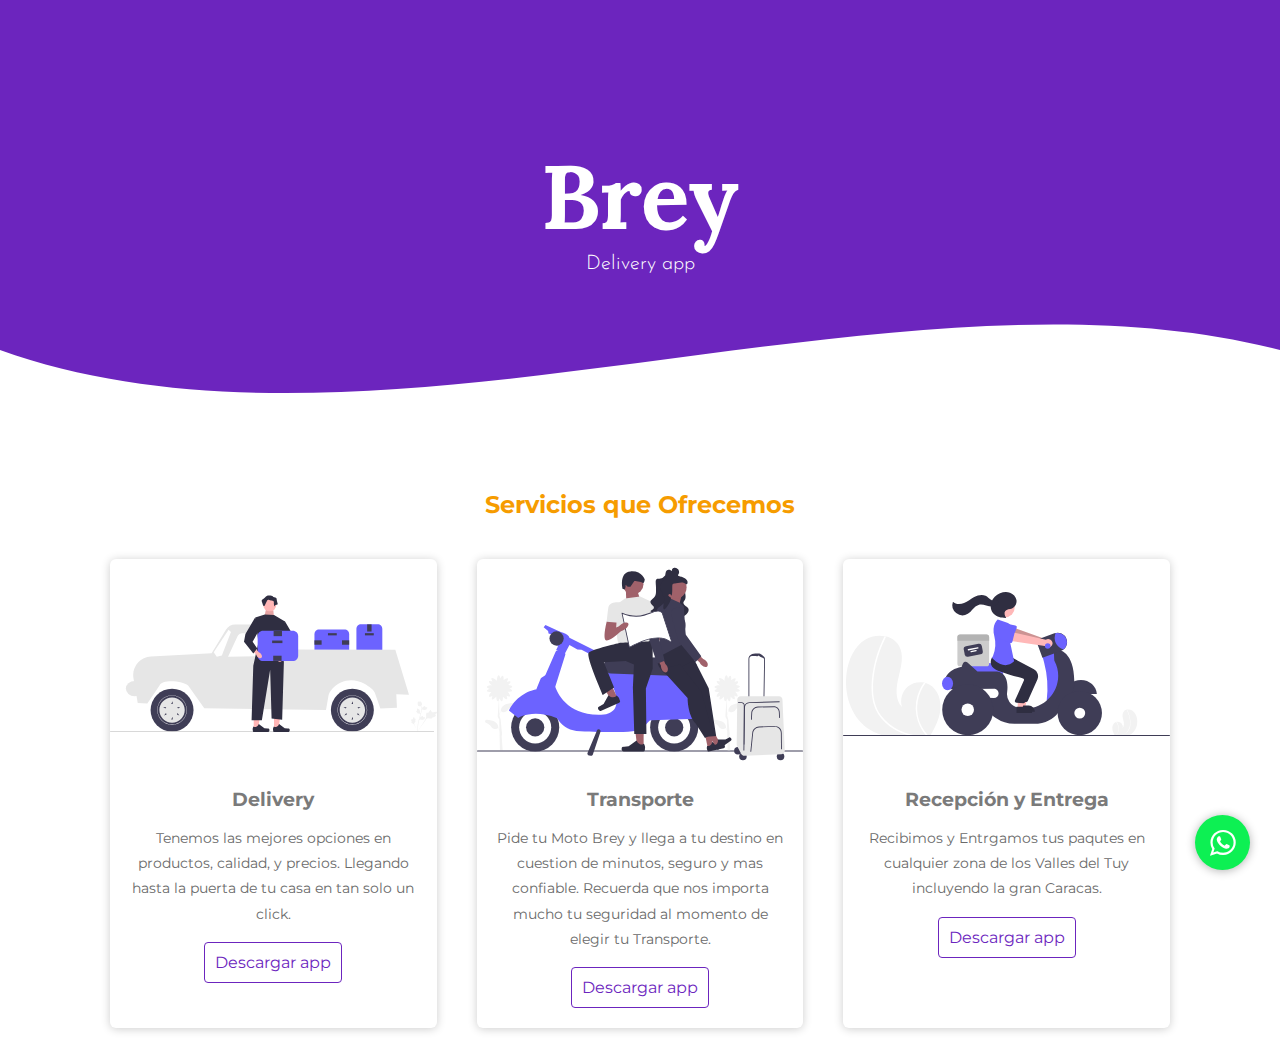
<file: index.html>
<!DOCTYPE html>
<html lang="en">
<head>
    <meta charset="UTF-8">
    <meta http-equiv="X-UA-Compatible" content="IE=edge">
    <meta name="viewport" content="width=device-width, initial-scale=1.0">
    <link rel="preconnect" href="https://fonts.googleapis.com">
    <link rel="preconnect" href="https://fonts.gstatic.com" crossorigin>
    <link href="https://fonts.googleapis.com/css2?family=Bebas+Neue&family=Josefin+Sans:wght@300;400&family=Lora:ital,wght@1,400;1,500&family=Yellowtail&display=swap" rel="stylesheet">
    <link href="css/styles.css" rel="stylesheet"/>
   <link rel="stylesheet" href="font/css/fontello.css">
    <title>Brey app</title>
</head>
<body>
<header >
    <section class="header-text">
        <h1>Brey <br> <h2>Delivery app</h2></h1>
    </br>
      <!--<h2>Sueña en grande</h2>-->  
    </section>
    <div class="wave" style="height: 150px; overflow: hidden;" ><svg viewBox="0 0 500 150" preserveAspectRatio="none" style="height: 100%; width: 100%;"><path d="M0.00,49.98 C147.57,185.05 349.20,-49.98 500.00,49.98 L500.00,150.00 L0.00,150.00 Z" style="stroke: none; fill: #fff;"></path></svg></div>
</header>
<main>
   
    <div class="title-cards">
		<h2>Servicios que Ofrecemos</h2>
	</div>
<div class="container-card">
	
<div class="card">
	<figure>
		<img src="img/delivery.svg">
	</figure>
	<div class="contenido-card">
		<h3>Delivery</h3>
		<p>Tenemos las mejores opciones en productos, calidad, y precios. 
            Llegando hasta la puerta de tu casa en tan solo un click.
        </p>
		<a href="https://drive.google.com/u/0/uc?id=11Nl_Jn797x3pA-mIAz7tGHrd1gSpWC9L&export=download">Descargar app</a>
	</div>
</div>
<div class="card">
	<figure>
		<img src="img/motobrey.svg">
	</figure>
	<div class="contenido-card">
		<h3>Transporte</h3>
		<p>Pide tu Moto Brey y llega a tu destino en cuestion de minutos, 
            seguro y mas confiable. Recuerda que nos importa mucho tu 
            seguridad al momento de elegir tu Transporte.
        </p>
		<a href="https://drive.google.com/u/0/uc?id=11Nl_Jn797x3pA-mIAz7tGHrd1gSpWC9L&export=download">Descargar app</a>
	</div>
</div>
<div class="card">
	<figure>
		<img src="img/recepcion.svg">
	</figure>
	<div class="contenido-card">
		<h3>Recepción y Entrega</h3>
		<p>Recibimos y Entrgamos tus paqutes en cualquier zona de 
            los Valles del Tuy incluyendo la gran Caracas.
        </p>
		<a  href="https://drive.google.com/u/0/uc?id=11Nl_Jn797x3pA-mIAz7tGHrd1gSpWC9L&export=download">Descargar app</a>
	</div>
</div>
</div>



   
<a href="https://wa.me/+584141622769" class="btn-what" target="_blank"><i class="icon-whatsapp"></i></a>
</main>
</body>
</html>
</file>
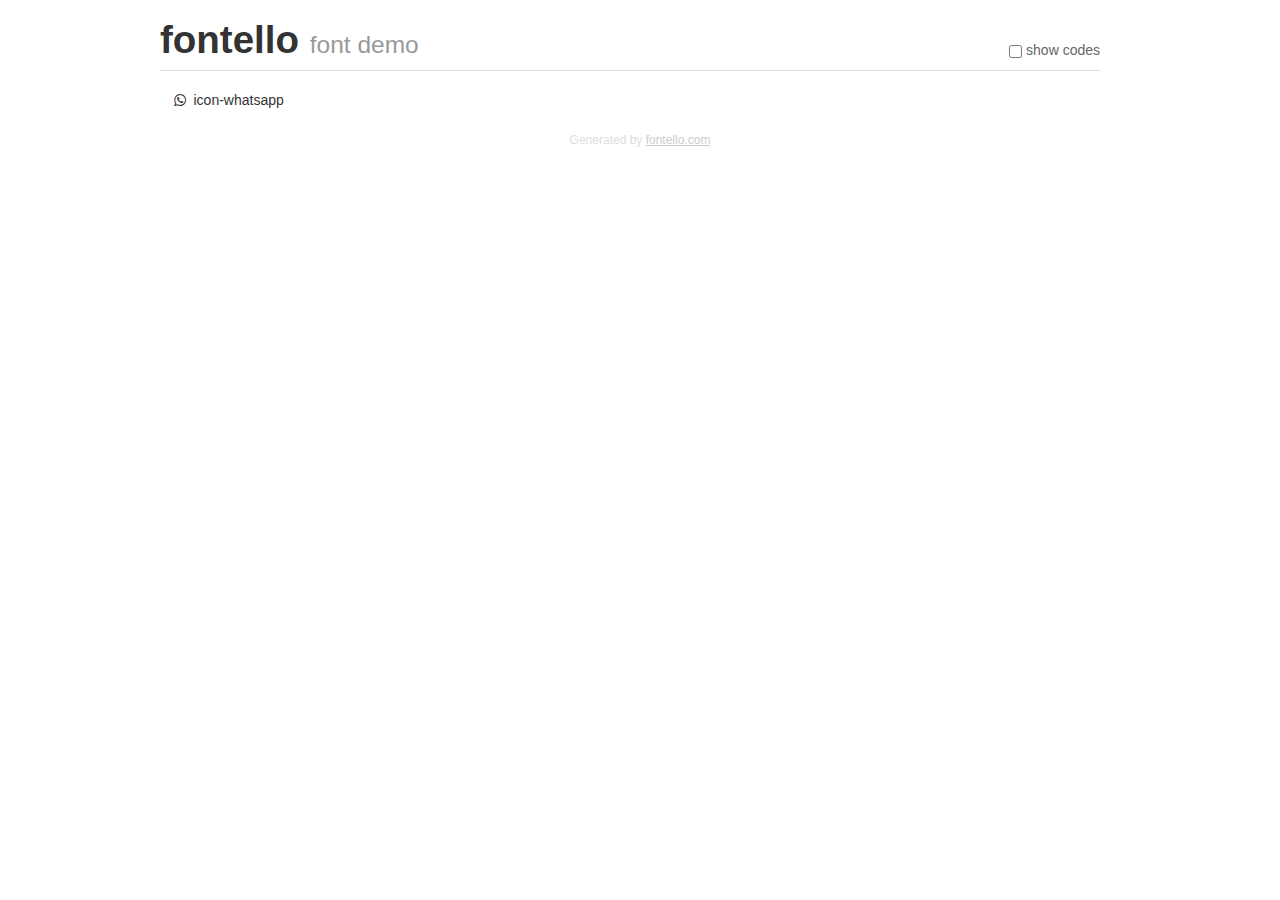
<file: font/demo.html>
<!DOCTYPE html>
<html>
  <head>
  <!--[if lt IE 9]><script language="javascript" type="text/javascript" src="//html5shim.googlecode.com/svn/trunk/html5.js"></script><![endif]-->
  <meta charset="UTF-8">
  <style>
    html {
      font-size: 100%;
      -webkit-text-size-adjust: 100%;
      -ms-text-size-adjust: 100%;
    }
    a:focus {
      outline: thin dotted #333;
      outline: 5px auto -webkit-focus-ring-color;
      outline-offset: -2px;
    }
    a:hover,
    a:active {
      outline: 0;
    }
    input {
      margin: 0;
      font-size: 100%;
      vertical-align: middle;
      *overflow: visible;
      line-height: normal;
    }
    input::-moz-focus-inner {
      padding: 0;
      border: 0;
    }
    body {
      margin: 0;
      font-family: "Helvetica Neue", Helvetica, Arial, sans-serif;
      font-size: 14px;
      line-height: 20px;
      color: #333;
      background-color: #fff;
    }
    a {
      color: #08c;
      text-decoration: none;
    }
    a:hover {
      color: #005580;
      text-decoration: underline;
    }
    .row {
      margin-left: -20px;
      *zoom: 1;
    }
    .row:before,
    .row:after {
      display: table;
      content: "";
      line-height: 0;
    }
    .row:after {
      clear: both;
    }
    .span3 {
      float: left;
      min-height: 1px;
      margin-left: 20px;
      width: 220px;
    }
    .container {
      width: 940px;
      margin-right: auto;
      margin-left: auto;
      *zoom: 1;
    }
    .container:before,
    .container:after {
      display: table;
      content: "";
      line-height: 0;
    }
    .container:after {
      clear: both;
    }
    small {
      font-size: 85%;
    }
    h1 {
      margin: 10px 0;
      font-family: inherit;
      font-weight: bold;
      line-height: 20px;
      color: inherit;
      text-rendering: optimizelegibility;
      line-height: 40px;
      font-size: 38.5px;
    }
    h1 small {
      font-weight: normal;
      line-height: 1;
      color: #999;
      font-size: 24.5px;
    }

    body {
      margin-top: 90px;
    }
    .header {
      position: fixed;
      top: 0;
      left: 50%;
      margin-left: -480px;
      background-color: #fff;
      border-bottom: 1px solid #ddd;
      padding-top: 10px;
      z-index: 10;
    }
    .footer {
      color: #ddd;
      font-size: 12px;
      text-align: center;
      margin-top: 20px;
    }
    .footer a {
      color: #ccc;
      text-decoration: underline;
    }
    .the-icons {
      font-size: 14px;
      line-height: 24px;
    }
    .switch {
      position: absolute;
      right: 0;
      bottom: 10px;
      color: #666;
    }
    .switch input {
      margin-right: 0.3em;
    }
    .codesOn .i-name {
      display: none;
    }
    .codesOn .i-code {
      display: inline;
    }
    .i-code {
      display: none;
    }
    @font-face {
      font-family: 'fontello';
      src: url('./font/fontello.eot?43376946');
      src: url('./font/fontello.eot?43376946#iefix') format('embedded-opentype'),
           url('./font/fontello.woff?43376946') format('woff'),
           url('./font/fontello.ttf?43376946') format('truetype'),
           url('./font/fontello.svg?43376946#fontello') format('svg');
      font-weight: normal;
      font-style: normal;
    }
    .demo-icon {
      font-family: "fontello";
      font-style: normal;
      font-weight: normal;
      speak: never;
     
      display: inline-block;
      text-decoration: inherit;
      width: 1em;
      margin-right: .2em;
      text-align: center;
      /* opacity: .8; */
     
      /* For safety - reset parent styles, that can break glyph codes*/
      font-variant: normal;
      text-transform: none;
     
      /* fix buttons height, for twitter bootstrap */
      line-height: 1em;
     
      /* Animation center compensation - margins should be symmetric */
      /* remove if not needed */
      margin-left: .2em;
     
      /* You can be more comfortable with increased icons size */
      /* font-size: 120%; */
     
      /* Font smoothing. That was taken from TWBS */
      -webkit-font-smoothing: antialiased;
      -moz-osx-font-smoothing: grayscale;
     
      /* Uncomment for 3D effect */
      /* text-shadow: 1px 1px 1px rgba(127, 127, 127, 0.3); */
    }
    </style>
    <link rel="stylesheet" href="css/animation.css"><!--[if IE 7]><link rel="stylesheet" href="css/" + font.fontname + "-ie7.css"><![endif]-->
    <script>
      function toggleCodes(on) {
        var obj = document.getElementById('icons');
      
        if (on) {
          obj.className += ' codesOn';
        } else {
          obj.className = obj.className.replace(' codesOn', '');
        }
      }
    </script>
  </head>
  <body>
    <div class="container header">
      <h1>fontello <small>font demo</small></h1>
      <label class="switch">
        <input type="checkbox" onclick="toggleCodes(this.checked)">show codes
      </label>
    </div>
    <div class="container" id="icons">
      <div class="row">
        <div class="span3" title="Code: 0xf232">
          <i class="demo-icon icon-whatsapp">&#xf232;</i> <span class="i-name">icon-whatsapp</span><span class="i-code">0xf232</span>
        </div>
      </div>
    </div>
    <div class="container footer">Generated by <a href="https://fontello.com">fontello.com</a></div>
  </body>
</html>
</file>
<file: css/styles.css>
@import url('https://fonts.googleapis.com/css?family=Montserrat&display=swap');
*{
    margin: 0;
    padding: 0;
    box-sizing: border-box;
    font-family: 'Montserrat', sans-serif;
}



header{
    width: 100%;
    height: 450px;
    background: #6c25be;
   position: relative;
 
}
header .header-text{
    display: flex;
    height: 430px;
    width: 100%;
    align-items: center;
    flex-direction: column;
    text-align: center;
    justify-content: center;
}
.header-text h1{
    font-size: 90px;
    color: #fff;
    font-family: 'Lora', serif;
}
.header-text h2{
    font-size: 20px;
    font-weight: 300;
    color: #fff;
    font-family: 'Josefin Sans'
}
.wave{
    position: absolute;
    bottom: 0;
    width: 100%;
    
}
.container{
    padding: 60px 0;
    width: 90%;
    max-width: 1000px;
    overflow: hidden;
}
.title{
    color: #f69c00;
    font-family: 'Lora', serif;
    font-size: 30px;
    text-align: center;
    margin-bottom: 25px;
}
/* us */
main .us{
    padding: 30px 0 6px 0;

}
.container-us{
   display: flex;
   justify-content: space-evenly;
}
.about{
    width: 80%;
}
.us .container-text{
width: 48%;
}
.container-text{
    padding: 15px 15px 30px 15px;
    font-weight: 300;
    text-align: justify;  
    height: 200px;
    border-radius: 25px;
  
}
.container-text p{
    padding: 0px 15px 15px 15px;
    font-family:  sans-serif;
    color: #544f5b;
    font-size: 17px;
}
.container-text a{
    background: #212121;
    padding: 10px 18px;
    text-decoration: none;
    font-weight: bold;
    display: inline-block;
    margin: 30px 0;
    border-radius: 5px;
    color: #fff;
}
/*whatsapp*/
.btn-what{
    position: fixed;
    width: 55px;
    height: 55px;
    line-height: 55px;
    bottom: 30px;
    right: 30px;
    background: #0df053;
    color: #fff;
    border-radius: 50px;
    text-align: center;
    font-size: 30px;
    box-shadow: 0px 1px 10px rgba(0,0,0,0.3) ;
    z-index: 100;
}
.btn-what:hover{
    text-decoration: none;
    color: #0df053;
    background: #fff;
}





/*Cards*/
.container-card{
	width: 100%;
	display: flex;
	max-width: 1100px;
	margin: auto;
}
.title-cards{
	width: 100%;
	max-width: 1080px;
	margin: auto;
	padding: 20px;
	margin-top: 20px;
	text-align: center;
	color: #f69c00;
}
.card{
	width: 100%;
	margin: 20px;
	border-radius: 6px;
	overflow: hidden;
	background:#fff;
	box-shadow: 0px 1px 10px rgba(0,0,0,0.2);
	transition: all 400ms ease-out;
	cursor: default;
}
.card:hover{
	box-shadow: 5px 5px 20px rgba(0,0,0,0.4);
	transform: translateY(-3%);
}
.card img{
	width: 100%;
	height: 210px;
}
.card .contenido-card{
	padding: 15px;
	text-align: center;
}
.card .contenido-card h3{
	margin-bottom: 15px;
	color: #7a7a7a;
}
.card .contenido-card p{
	line-height: 1.8;
	color: #6a6a6a;
	font-size: 14px;
	margin-bottom: 5px;
}
.card .contenido-card a{
	display: inline-block;
	padding: 10px;
	margin-top: 10px;
	text-decoration: none;
	color: #6c25be;
	border: 1px solid #6c25be;
	border-radius: 4px;
	transition: all 400ms ease;
	margin-bottom: 5px;
}
.card .contenido-card a:hover{
	background: #6c25be;
	color: #fff;
}
@media only screen and (min-width:320px) and (max-width:768px){
	.container-card{
		flex-wrap: wrap;
	}
	.card{
		margin: 15px;
	}
}
/*Fin-Cards*/


@media screen and (max-width:900px){
    header{
        background-position: center;
    }
    .container-us{
        flex-direction: column;
        justify-content: center;
        align-items: center;
    }
    .container-us .container-text{
        width: 100%;
    }
    .about{
        width: 90%;
    }
}
@media screen and (max-width:500px){
    .about{
        margin-bottom: 60px;
        width: 99%;
    }
    .header-text h1{
        font-size: 60px;
        color: #fff;
        font-family: 'Lora', serif;
    }
    .header-text h2{
        font-size: 15px;
    }
}
</file>
<file: font/css/fontello.css>
@font-face {
  font-family: 'fontello';
  src: url('../font/fontello.eot?41242372');
  src: url('../font/fontello.eot?41242372#iefix') format('embedded-opentype'),
       url('../font/fontello.woff2?41242372') format('woff2'),
       url('../font/fontello.woff?41242372') format('woff'),
       url('../font/fontello.ttf?41242372') format('truetype'),
       url('../font/fontello.svg?41242372#fontello') format('svg');
  font-weight: normal;
  font-style: normal;
}
/* Chrome hack: SVG is rendered more smooth in Windozze. 100% magic, uncomment if you need it. */
/* Note, that will break hinting! In other OS-es font will be not as sharp as it could be */
/*
@media screen and (-webkit-min-device-pixel-ratio:0) {
  @font-face {
    font-family: 'fontello';
    src: url('../font/fontello.svg?41242372#fontello') format('svg');
  }
}
*/
[class^="icon-"]:before, [class*=" icon-"]:before {
  font-family: "fontello";
  font-style: normal;
  font-weight: normal;
  speak: never;

  display: inline-block;
  text-decoration: inherit;
  width: 1em;
  margin-right: .2em;
  text-align: center;
  /* opacity: .8; */

  /* For safety - reset parent styles, that can break glyph codes*/
  font-variant: normal;
  text-transform: none;

  /* fix buttons height, for twitter bootstrap */
  line-height: 1em;

  /* Animation center compensation - margins should be symmetric */
  /* remove if not needed */
  margin-left: .2em;

  /* you can be more comfortable with increased icons size */
  /* font-size: 120%; */

  /* Font smoothing. That was taken from TWBS */
  -webkit-font-smoothing: antialiased;
  -moz-osx-font-smoothing: grayscale;

  /* Uncomment for 3D effect */
  /* text-shadow: 1px 1px 1px rgba(127, 127, 127, 0.3); */
}

.icon-whatsapp:before { content: '\f232'; } /* '' */
</file>
<file: font/css/animation.css>
/*
   Animation example, for spinners
*/
.animate-spin {
  -moz-animation: spin 2s infinite linear;
  -o-animation: spin 2s infinite linear;
  -webkit-animation: spin 2s infinite linear;
  animation: spin 2s infinite linear;
  display: inline-block;
}
@-moz-keyframes spin {
  0% {
    -moz-transform: rotate(0deg);
    -o-transform: rotate(0deg);
    -webkit-transform: rotate(0deg);
    transform: rotate(0deg);
  }

  100% {
    -moz-transform: rotate(359deg);
    -o-transform: rotate(359deg);
    -webkit-transform: rotate(359deg);
    transform: rotate(359deg);
  }
}
@-webkit-keyframes spin {
  0% {
    -moz-transform: rotate(0deg);
    -o-transform: rotate(0deg);
    -webkit-transform: rotate(0deg);
    transform: rotate(0deg);
  }

  100% {
    -moz-transform: rotate(359deg);
    -o-transform: rotate(359deg);
    -webkit-transform: rotate(359deg);
    transform: rotate(359deg);
  }
}
@-o-keyframes spin {
  0% {
    -moz-transform: rotate(0deg);
    -o-transform: rotate(0deg);
    -webkit-transform: rotate(0deg);
    transform: rotate(0deg);
  }

  100% {
    -moz-transform: rotate(359deg);
    -o-transform: rotate(359deg);
    -webkit-transform: rotate(359deg);
    transform: rotate(359deg);
  }
}
@-ms-keyframes spin {
  0% {
    -moz-transform: rotate(0deg);
    -o-transform: rotate(0deg);
    -webkit-transform: rotate(0deg);
    transform: rotate(0deg);
  }

  100% {
    -moz-transform: rotate(359deg);
    -o-transform: rotate(359deg);
    -webkit-transform: rotate(359deg);
    transform: rotate(359deg);
  }
}
@keyframes spin {
  0% {
    -moz-transform: rotate(0deg);
    -o-transform: rotate(0deg);
    -webkit-transform: rotate(0deg);
    transform: rotate(0deg);
  }

  100% {
    -moz-transform: rotate(359deg);
    -o-transform: rotate(359deg);
    -webkit-transform: rotate(359deg);
    transform: rotate(359deg);
  }
}
</file>
